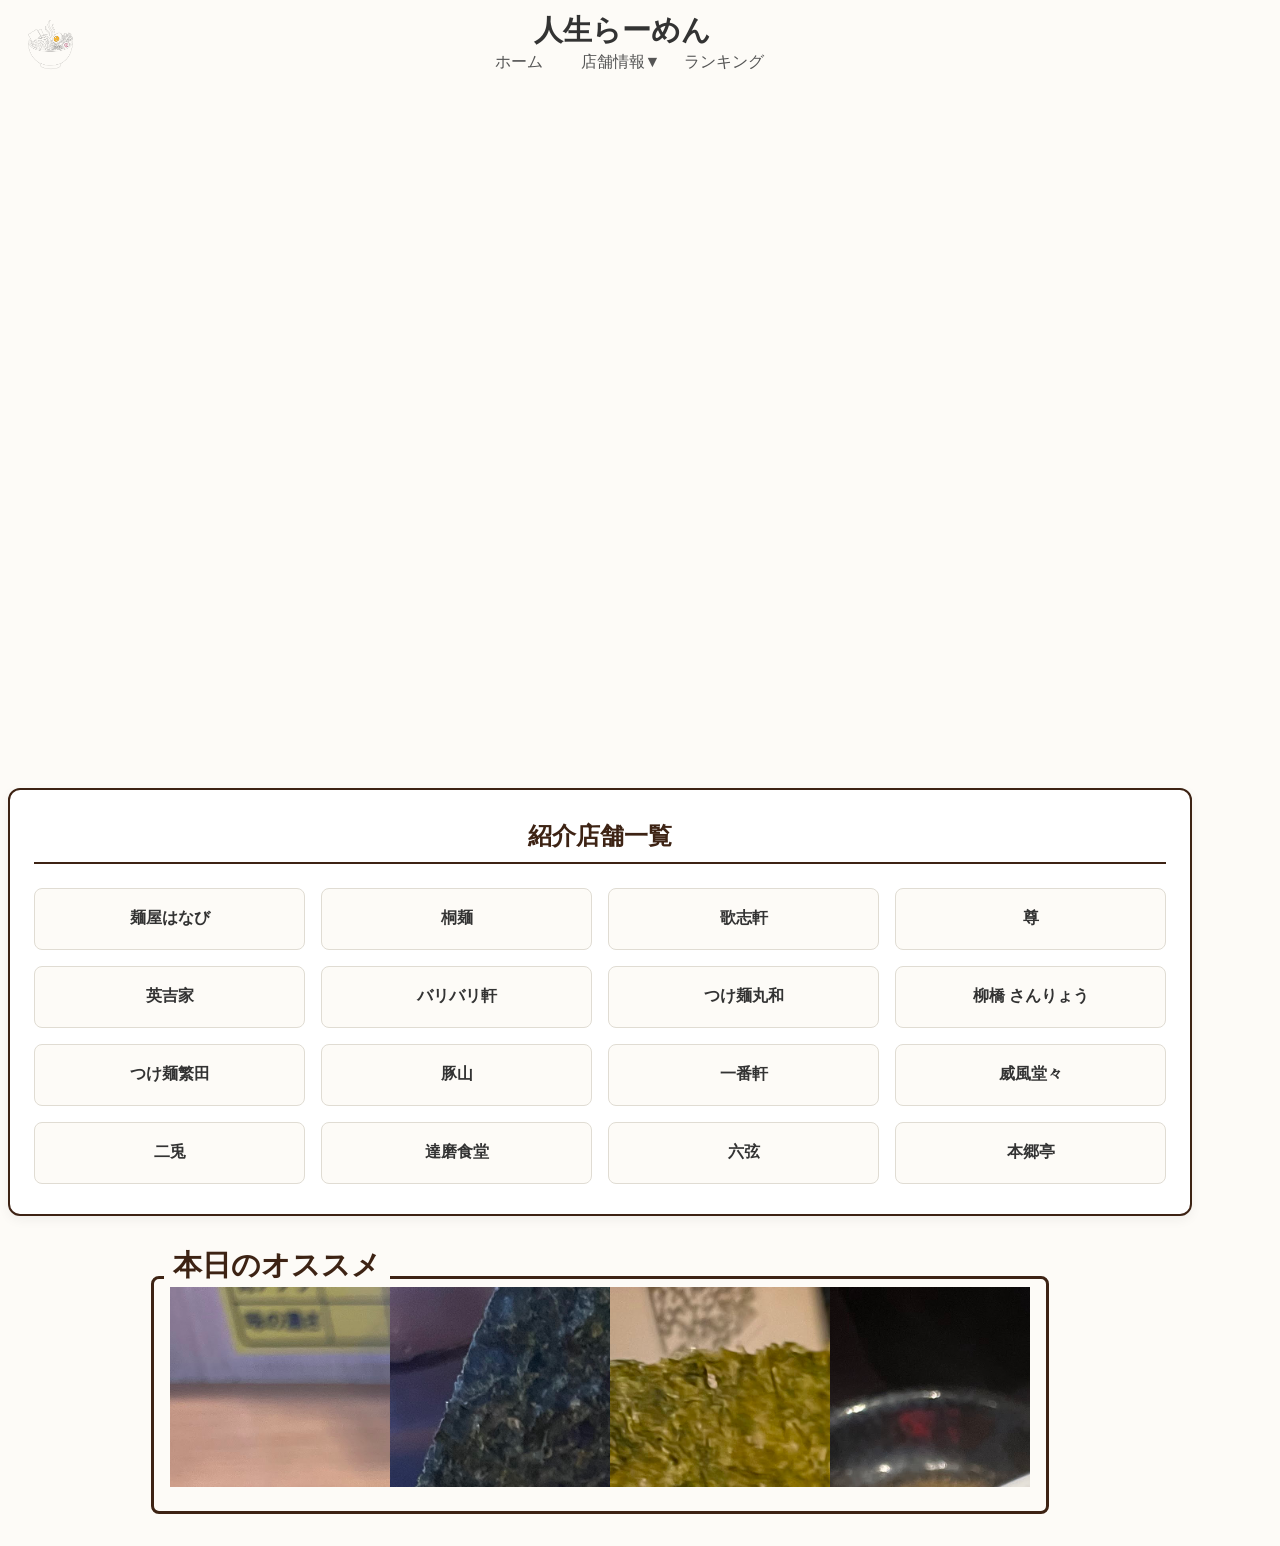
<file: index.html>
<!DOCTYPE html>
<html lang="en">

<head>
    <meta charset="UTF-8">
    <meta name="viewport" content="width=device-width, initial-scale=1.0">
    <title>人生らーめん</title>
    <link rel="stylesheet" href="css/style.css">
    <link rel="stylesheet" href="css/carousel_container.css">
    <link rel="stylesheet" href="css/top_float.css">
    <link rel="stylesheet" href="css/loading.css">
    <script src="javascript/top_float.js"></script>
    <link rel="shortcut　icon" href="images/ramenIcon.png">
    <script src="javascript/header.js" defer></script>
    <script src="javascript/loading.js" defer></script>
</head>

<body class="top">
    <div id="loading">
        <div class="loading-wrapper">
            <img src="images/ramenIcon.png" alt="Loading..." class="loading-logo">
        </div>
    </div>

    <a id="pagetop" aria-label="ページのトップへ">TOP</a>

    <ramen-header></ramen-header>

    <div class="hero_container">
        <div class="hero_image src1"></div>
        <div class="hero_image src2"></div>
        <div class="hero_image src3"></div>
        <div class="hero_image src4"></div>
        <div class="hero_image src5"></div>
    </div>

    <div class="store_container">
        <h2 class="store_title">紹介店舗一覧</h2>
        <ul class="store_grid">
            <li><a href="store_hanabi.html">麺屋はなび</a></li>
            <li><a href="#">桐麺</a></li>
            <li><a href="#">歌志軒</a></li>
            <li><a href="#">尊</a></li>
            <li><a href="#">英吉家</a></li>
            <li><a href="#">バリバリ軒</a></li>
            <li><a href="#">つけ麺丸和</a></li>
            <li><a href="#">柳橋 さんりょう</a></li>
            <li><a href="#">つけ麺繁田</a></li>
            <li><a href="#">豚山</a></li>
            <li><a href="#">一番軒</a></li>
            <li><a href="#">威風堂々</a></li>
            <li><a href="#">二兎</a></li>
            <li><a href="#">達磨食堂</a></li>
            <li><a href="#">六弦</a></li>
            <li><a href="#">本郷亭</a></li>
        </ul>
    </div>

    <main>
        <div class="reccomendation">
            <div class="reccomendation_txt">
                <h2>本日のオススメ</h2>
            </div>
            <div class="carousel_container">
                <ul class="carousel">
                    <li class="item"><img src="images/carousel/butayama.jpg" alt="images" /></li>
                    <li class="item">
                        <a href="store_hanabi.html">
                            <img src="images/carousel/hanabi.jpg" alt="images" />
                        </a>
                    </li>
                    <li class="item"><img src="images/carousel/ichibnaken.jpg" alt="images" /></li>
                    <li class="item"><img src="images/carousel/kajiken.jpg" alt="images" /></li>
                    <li class="item"><img src="images/carousel/kirimen.jpg" alt="images" /></li>
                    <li class="item"><img src="images/carousel/shigeta.jpg" alt="images" /></li>
                    <li class="item"><img src="images/carousel/ichiran.jpg" alt="images" /></li>
                    <li class="item"><img src="images/carousel/fuku.jpg" alt="images" /></li>
                </ul>
            </div>
        </div>
    </main>

    <footer>

    </footer>
</body>

</html>
</file>
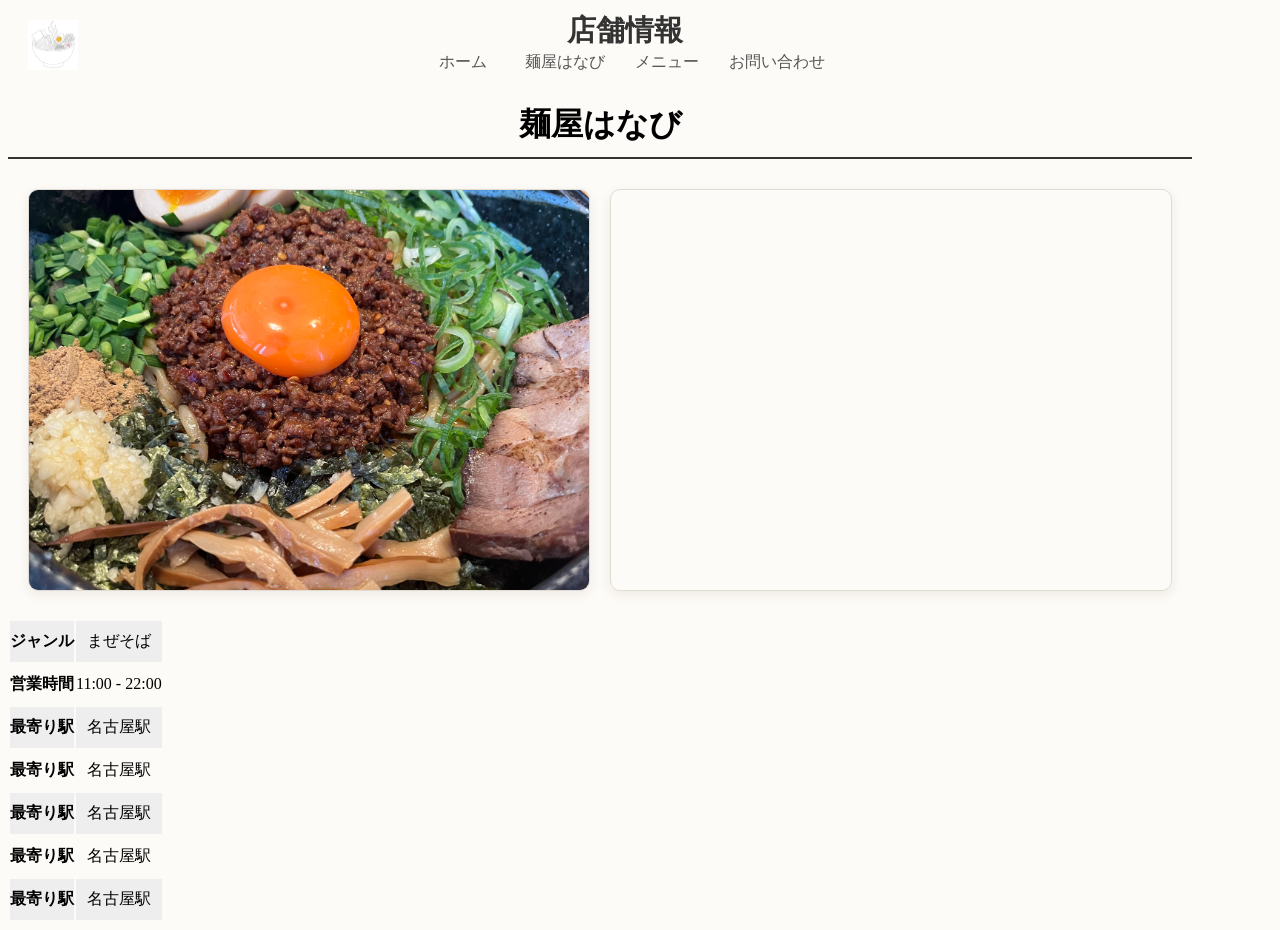
<file: hanabi.html>
<!DOCTYPE html>
<html lang="en">

<head>
    <meta charset="UTF-8">
    <meta name="viewport" content="width=device-width, initial-scale=1.0">
    <title>Document</title>
    <link rel="stylesheet" href="css/style.css">
    <link rel="stylesheet" href="css/store.css">
</head>

<body>
    <header class="header">

        <div class="ramen_icon_content">
            <div class="ramenIcon"><a href="index.html"><img src="images/ramenIcon.gif" alt=""></a></div>
        </div>

        <div class="header_right">

            <div class="title">店舗情報</div>

            <nav class="nav">
                <ul>
                    <li><a href="index.html">ホーム</a></li>
                    <li><a href="hanabi.html">麺屋はなび</a></li>
                    <li><a href="index.html">メニュー</a></li>
                    <li><a href="index.html">お問い合わせ</a></li>
                </ul>
            </nav>
        </div>
    </header>
    <h1>
        麺屋はなび
    </h1>

    <div class="information_container">
        <div class="information_container_left">
            <div class="information_img"><img src="images/carousel/hanabi.jpg" alt="images" /></div>
        </div>

        <iframe class="map hanabi" src="https://www.google.com/maps/embed?pb=!1m18!1m12!1m3!1d407.
        6762199764329!2d136.87851099864005!3d35.171338360338424!2m3!1f0!2f0!3f0!3m2!1i1024!2i768!4f13
        .1!3m3!1m2!1s0x600377bf5791d4a7%3A0xa58651ab7a6df7c!2z5Y-w5rm-44G-44Gc44Gd44GwIOOBr-OBquOBsyD
        lkI3pp4Xopb_lj6Plupc!5e0!3m2!1sja!2sjp!4v1787462476701!5m2!1sja!2sjp" width="600" height="450"
            style="border:0;" allowfullscreen="" loading="lazy"
            referrerpolicy="strict-origin-when-cross-origin"></iframe>
    </div>

    <table>
        <tr>
            <th>ジャンル</th>
            <td>まぜそば</td>
        </tr>
        <tr>
            <th>営業時間</th>
            <td>11:00 - 22:00</td>
        </tr>
        <tr>
            <th>最寄り駅</th>
            <td>名古屋駅</td>
        </tr>
        <tr>
            <th>最寄り駅</th>
            <td>名古屋駅</td>
        </tr>
        <tr>
            <th>最寄り駅</th>
            <td>名古屋駅</td>
        </tr>
        <tr>
            <th>最寄り駅</th>
            <td>名古屋駅</td>
        </tr>
        <tr>
            <th>最寄り駅</th>
            <td>名古屋駅</td>
        </tr>
    </table>
</body>

</html>
</file>
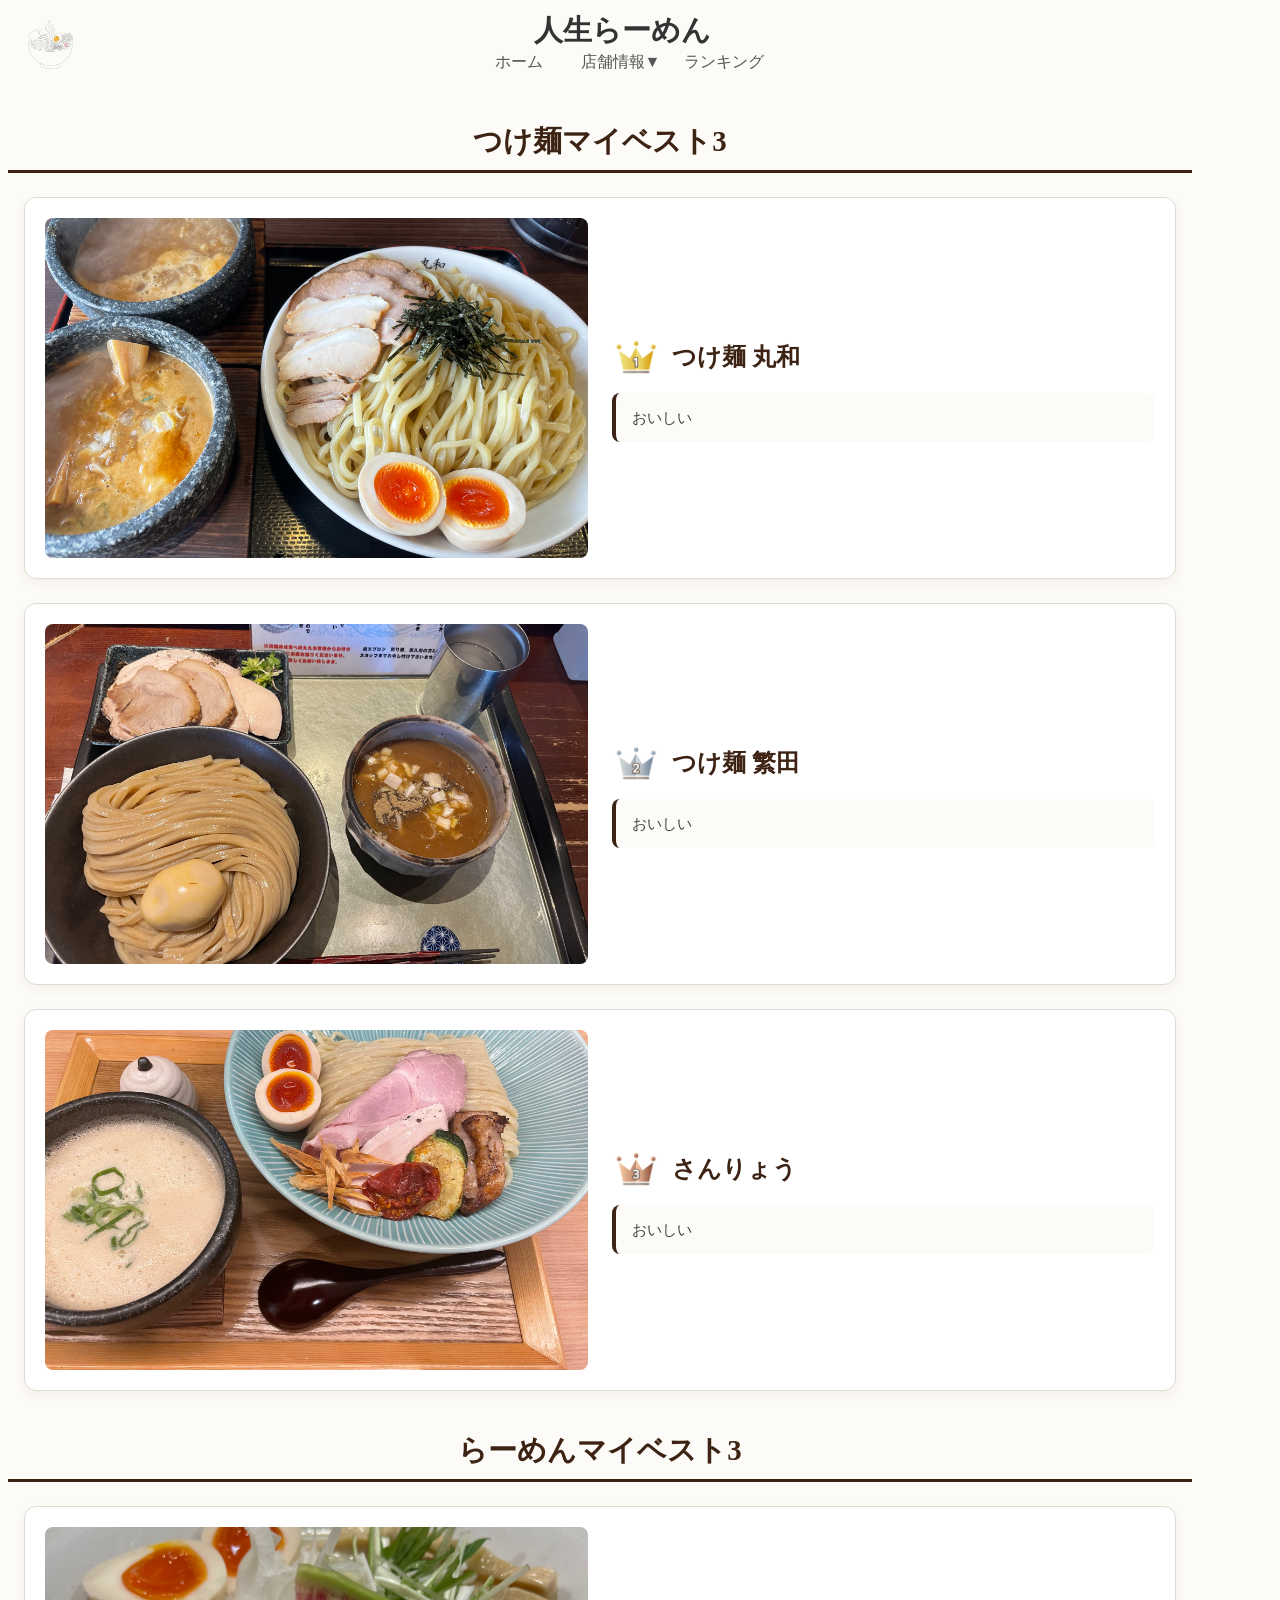
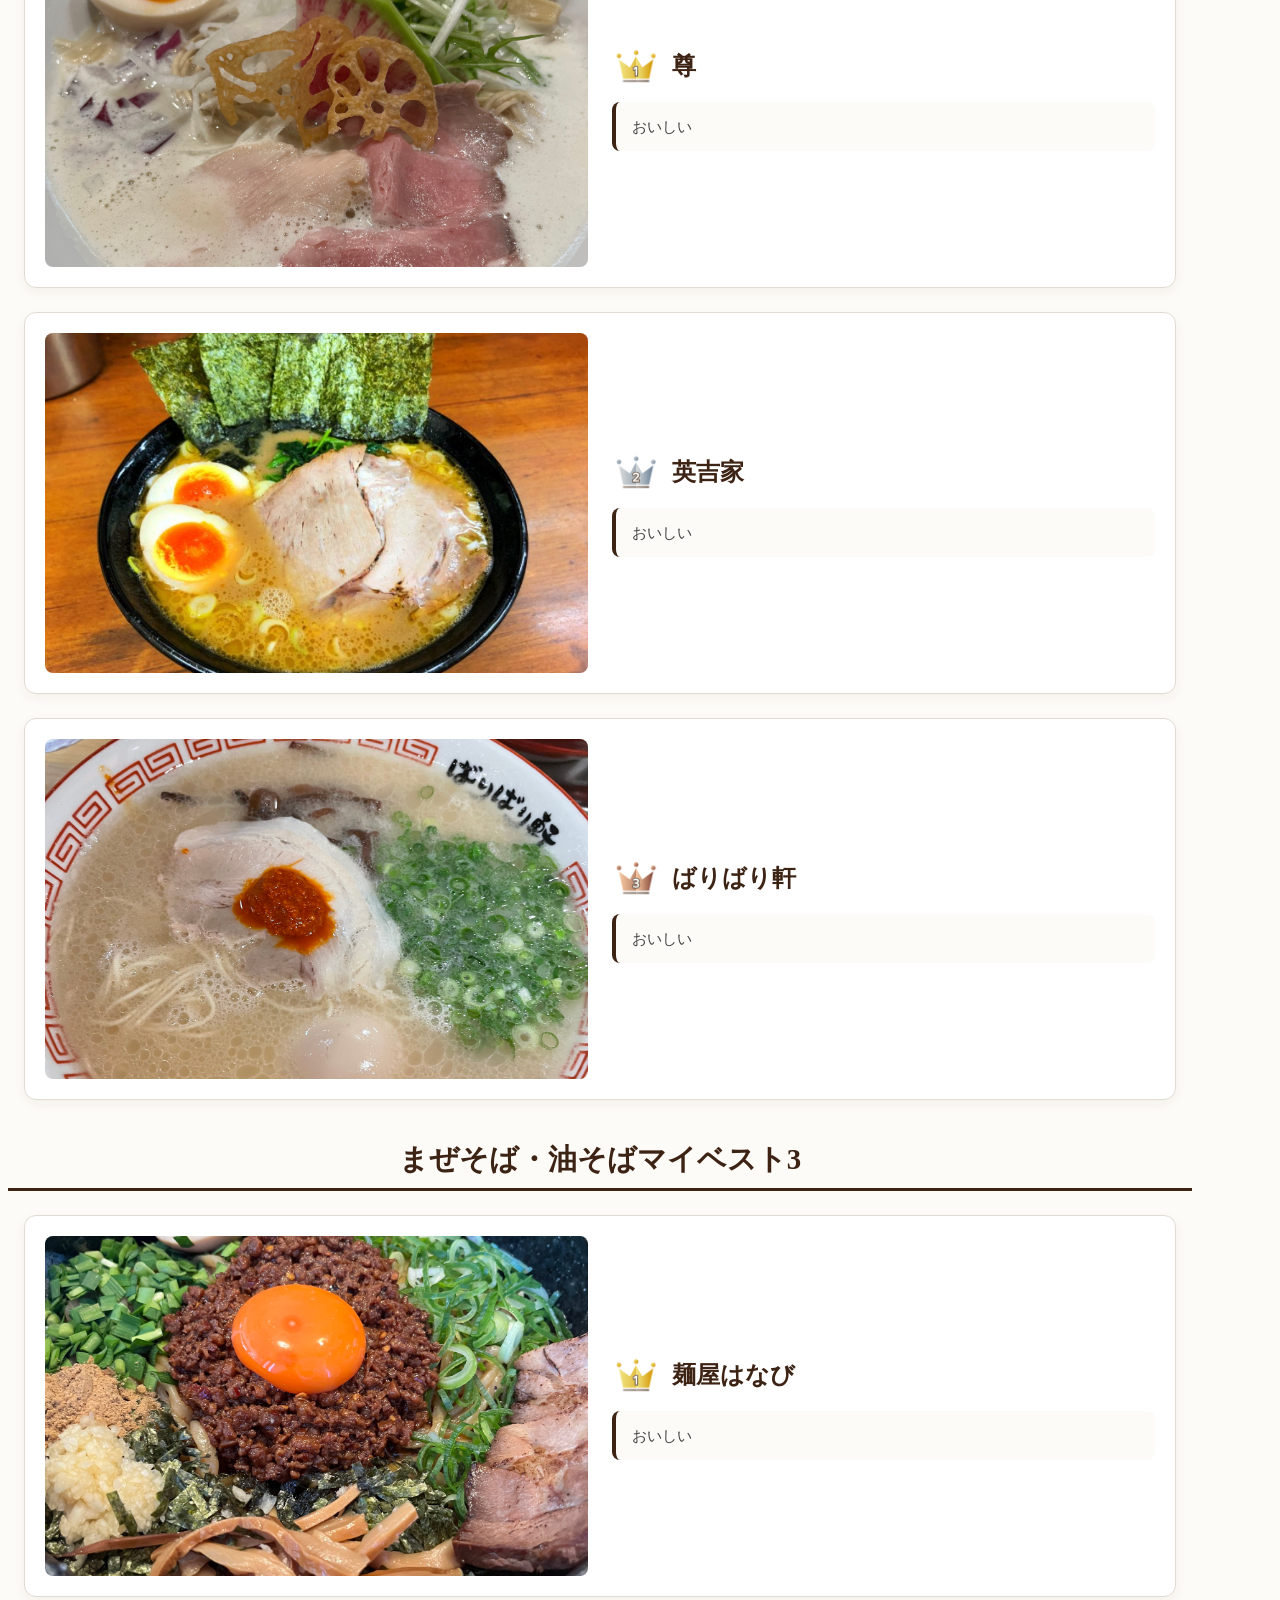
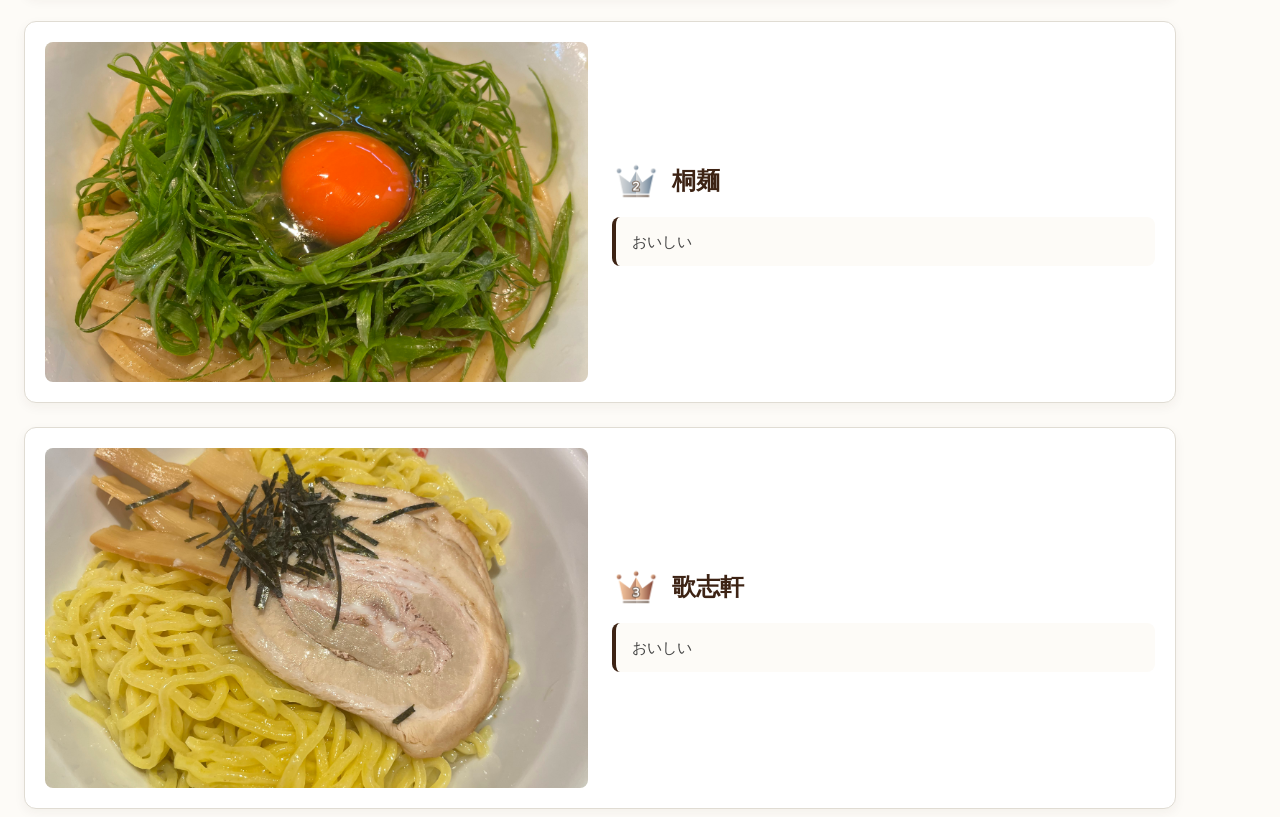
<file: rank.html>
<!DOCTYPE html>
<html lang="en">

<head>
    <meta charset="UTF-8">
    <meta name="viewport" content="width=device-width, initial-scale=1.0">
    <title>Document</title>
    <link rel="stylesheet" href="css/style.css">
    <link rel="stylesheet" href="css/top_float.css">
    <link rel="stylesheet" href="css/rank.css">
    <link rel="stylesheet" href="css/top_float.css">
    <script src="javascript/header.js" defer></script>
    <script src="javascript/top_float.js"></script>

</head>

<body>
    <a id="pagetop" aria-label="ページのトップへ">TOP</a>
    <ramen-header></ramen-header>

    <h2 class="menrank_title">つけ麺マイベスト3</h2>

    <div class="menrank_list">
        <div class="menrank_card">
            <div class="menrank_img">
                <img src="images/carousel/maruwa.jpg" alt="麺屋マルワ" />
            </div>
            <div class="menrank_info">
                <div class="menrank_header">
                    <img src="images/ranking_1.png" alt="1位" class="rank_icon" />
                    <h3 class="store_name">つけ麺 丸和</h3>
                </div>
                <p class="menrank_desc">
                    おいしい
                </p>
            </div>
        </div>

        <div class="menrank_card">
            <div class="menrank_img">
                <img src="images/carousel/shigeta.jpg" alt="つけ麺 しげた" />
            </div>
            <div class="menrank_info">
                <div class="menrank_header">
                    <img src="images/ranking_2.png" alt="2位" class="rank_icon" />
                    <h3 class="store_name">つけ麺 繁田</h3>
                </div>
                <p class="menrank_desc">
                    おいしい
                </p>
            </div>
        </div>

        <div class="menrank_card">
            <div class="menrank_img">
                <img src="images/carousel/sanryou_1.jpg" alt="三陵" />
            </div>
            <div class="menrank_info">
                <div class="menrank_header">
                    <img src="images/ranking_3.png" alt="3位" class="rank_icon" />
                    <h3 class="store_name">さんりょう</h3>
                </div>
                <p class="menrank_desc">
                    おいしい
                </p>
            </div>
        </div>
    </div>


    <h2 class="menrank_title">らーめんマイベスト3</h2>

    <div class="menrank_list">
        <div class="menrank_card">
            <div class="menrank_img">
                <img src="images/carousel/mikoto.jpg" alt="ra-men1" />
            </div>
            <div class="menrank_info">
                <div class="menrank_header">
                    <img src="images/ranking_1.png" alt="1位" class="rank_icon" />
                    <h3 class="store_name">尊</h3>
                </div>
                <p class="menrank_desc">
                    おいしい
                </p>
            </div>
        </div>

        <div class="menrank_card">
            <div class="menrank_img">
                <img src="images/carousel/hideyoshiya.jpg" alt="ra-men2" />
            </div>
            <div class="menrank_info">
                <div class="menrank_header">
                    <img src="images/ranking_2.png" alt="2位" class="rank_icon" />
                    <h3 class="store_name">英吉家</h3>
                </div>
                <p class="menrank_desc">
                    おいしい
                </p>
            </div>
        </div>

        <div class="menrank_card">
            <div class="menrank_img">
                <img src="images/carousel/baribari.jpg" alt="ra-men3" />
            </div>
            <div class="menrank_info">
                <div class="menrank_header">
                    <img src="images/ranking_3.png" alt="3位" class="rank_icon" />
                    <h3 class="store_name">ばりばり軒</h3>
                </div>
                <p class="menrank_desc">
                    おいしい
                </p>
            </div>
        </div>
    </div>


    <h2 class="menrank_title">まぜそば・油そばマイベスト3</h2>

    <div class="menrank_list">
        <div class="menrank_card">
            <div class="menrank_img">
                <img src="images/carousel/hanabi.jpg" alt="麺屋はなび" />
            </div>
            <div class="menrank_info">
                <div class="menrank_header">
                    <img src="images/ranking_1.png" alt="1位" class="rank_icon" />
                    <h3 class="store_name">麺屋はなび</h3>
                </div>
                <p class="menrank_desc">
                    おいしい
                </p>
            </div>
        </div>

        <div class="menrank_card">
            <div class="menrank_img">
                <img src="images/carousel/kirimen.jpg" alt="桐麺" />
            </div>
            <div class="menrank_info">
                <div class="menrank_header">
                    <img src="images/ranking_2.png" alt="2位" class="rank_icon" />
                    <h3 class="store_name">桐麺</h3>
                </div>
                <p class="menrank_desc">
                    おいしい
                </p>
            </div>
        </div>

        <div class="menrank_card">
            <div class="menrank_img">
                <img src="images/carousel/kajiken.jpg" alt="歌志軒" />
            </div>
            <div class="menrank_info">
                <div class="menrank_header">
                    <img src="images/ranking_3.png" alt="3位" class="rank_icon" />
                    <h3 class="store_name">歌志軒</h3>
                </div>
                <p class="menrank_desc">
                    おいしい
                </p>
            </div>
        </div>
    </div>

</body>

</html>
</file>
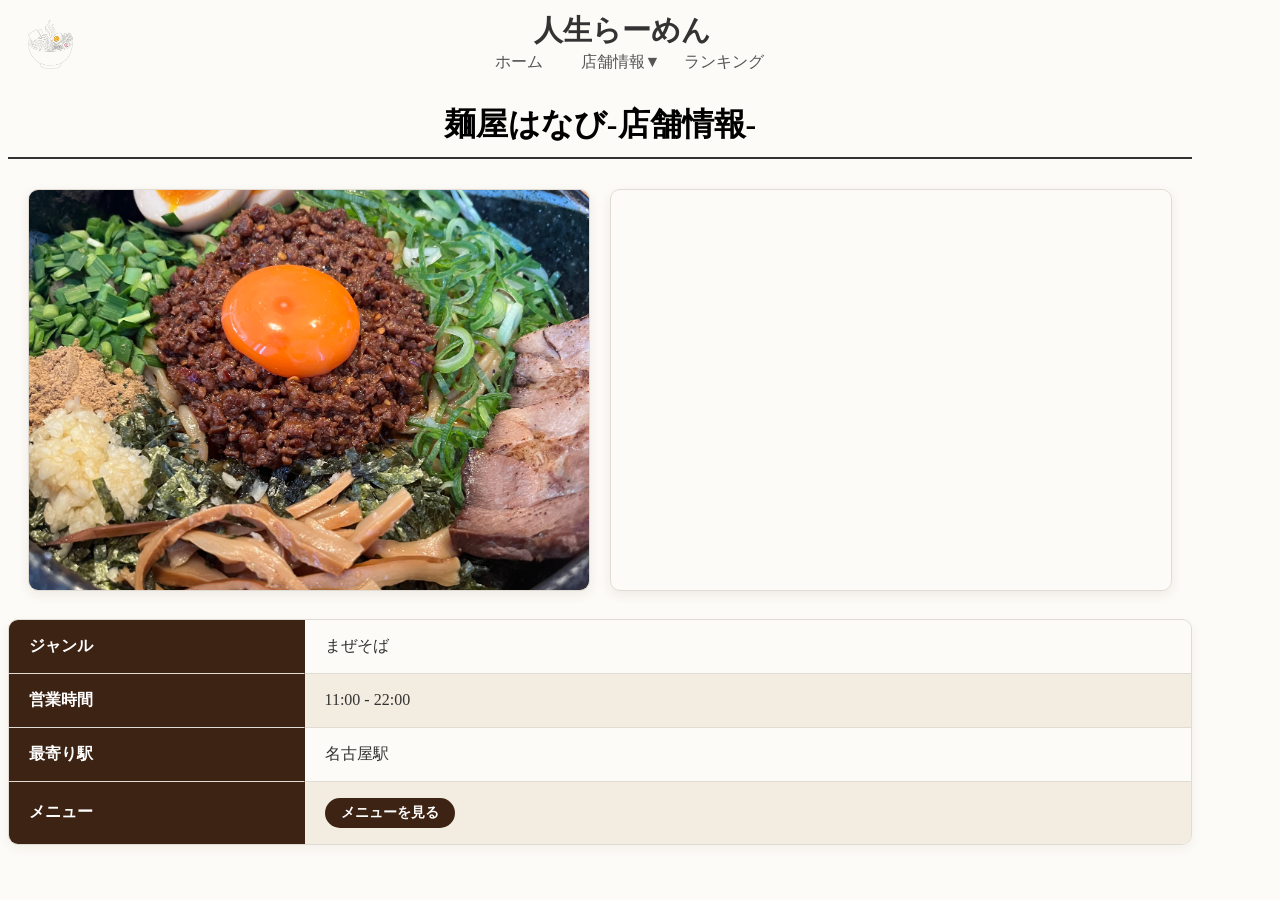
<file: store_hanabi.html>
<!DOCTYPE html>
<html lang="en">

<head>
    <meta charset="UTF-8">
    <meta name="viewport" content="width=device-width, initial-scale=1.0">
    <title>Document</title>
    <link rel="stylesheet" href="css/style.css">
    <link rel="stylesheet" href="css/store.css">
    <link rel="stylesheet" href="css/top_float.css">
    <script src="javascript/header.js" defer></script>
    <script src="javascript/top_float.js"></script>
</head>

<body>
    <a id="pagetop" aria-label="ページのトップへ">TOP</a>
    <ramen-header></ramen-header>

    <h1>
        麺屋はなび-店舗情報-
    </h1>

    <div class="information_container">
        <div class="information_container_left">
            <div class="information_img"><img src="images/carousel/hanabi.jpg" alt="images" /></div>
        </div>

        <iframe class="map hanabi" src="https://www.google.com/maps/embed?pb=!1m18!1m12!1m3!1d407.
        6762199764329!2d136.87851099864005!3d35.171338360338424!2m3!1f0!2f0!3f0!3m2!1i1024!2i768!4f13
        .1!3m3!1m2!1s0x600377bf5791d4a7%3A0xa58651ab7a6df7c!2z5Y-w5rm-44G-44Gc44Gd44GwIOOBr-OBquOBsyD
        lkI3pp4Xopb_lj6Plupc!5e0!3m2!1sja!2sjp!4v1787462476701!5m2!1sja!2sjp" width="600" height="450"
            style="border:0;" allowfullscreen="" loading="lazy"
            referrerpolicy="strict-origin-when-cross-origin"></iframe>
    </div>

    <table class="store_table">
        <tr>
            <th>ジャンル</th>
            <td>まぜそば</td>
        </tr>
        <tr>
            <th>営業時間</th>
            <td>11:00 - 22:00</td>
        </tr>
        <tr>
            <th>最寄り駅</th>
            <td>名古屋駅</td>
        </tr>
        <tr>
            <th>メニュー</th>
            <td><a href="menu_hanabi.html" class="btn_menu">メニューを見る</a></td>
        </tr>
    </table>
</body>

</html>
</file>
<file: css/style.css>
* {
    max-width: 1200px;
}

html {
    box-sizing: border-box;
}

body {
    background-color: #FDFBF7;
    ;
}


.header {
    display: flex;
    justify-content: flex-start;
    align-items: center;
    padding: 5px 20px;
    position: sticky;
    top: 0;
    z-index: 1000;
    background-color: #FDFBF7;
}

.header_right {
    flex-grow: 1;
    display: flex;
    flex-direction: column;
    justify-content: space-between;
}

.title {
    font-size: 1.8rem;
    font-weight: bold;
    color: #333;
    text-align: center;
    line-height: 1.2;
}

nav ul {
    display: flex;
    justify-content: center;
    margin: 0;
    padding: 0;
    list-style: none;
}

nav>ul>li {
    position: relative;
    min-width: 100px;
}

nav a {
    display: block;
    padding: 4px 12px;
    text-decoration: none;
    color: #555;
    text-align: center;
}

nav>ul>li.current>a,
nav>ul>li:hover>a {
    color: #3D2314;
    border-bottom: 3px solid #3D2314;
}

.dropdown {
    display: none;
    position: absolute;
    top: 100%;
    left: 50%;
    transform: translateX(-50%);
    width: 520px;
    background-color: #FDFBF7;
    border: 2px solid #3D2314;
    border-radius: 10px;
    box-shadow: 0 6px 16px rgba(0, 0, 0, 0.15);
    padding: 12px;
    margin: 0;
    list-style: none;
    z-index: 1001;

    grid-template-columns: repeat(4, 1fr);
    gap: 8px;
}

nav>ul>li:hover .dropdown {
    display: grid;
    border-bottom: none;
}

.dropdown li {
    width: 100%;
    border-bottom: 1px solid #eee;
}

.dropdown a {
    display: flex;
    justify-content: center;
    align-items: center;
    height: 40px;
    padding: 0 4px;
    font-size: 0.85rem;
    font-weight: bold;
    color: #333;
    background-color: #ffffff;
    border: 1px solid #E0DCD3;
    border-radius: 6px;
    text-align: center;
    text-decoration: none;
    white-space: nowrap;
    transition: all 0.2s ease;
}

.dropdown a:hover {
    background-color: #3D2314;
    color: #ffffff;
    border-color: #3D2314;
}

nav>ul>li:hover .dropdown {
    display: grid;
}

.ramenIcon img {
    height: 50px;
    width: auto;
    display: block;
}

.hero_container {
    width: 100%;
    aspect-ratio: 16 / 9;
    position: relative;
    overflow: hidden;
}

.src1 {
    background-image: url(../images/carousel/butayama.jpg);
}

.src2 {
    background-image: url(../images/carousel/hanabi.jpg);
}

.src3 {
    background-image: url(../images/carousel/ichibnaken.jpg);
}

.src4 {
    background-image: url(../images/carousel/kajiken.jpg);
}

.src5 {
    background-image: url(../images/carousel/kirimen.jpg);
}

@keyframes image-switch-animation {
    0% {
        opacity: 0;
    }

    5% {
        opacity: 1;
    }

    25% {
        opacity: 1;
    }

    30% {
        opacity: 0;
    }

    100% {
        opacity: 0;
    }
}

.hero_image:nth-of-type(1) {
    animation-delay: 0s;
}

.hero_image:nth-of-type(2) {
    animation-delay: 4s;
}

.hero_image:nth-of-type(3) {
    animation-delay: 8s;
}

.hero_image:nth-of-type(4) {
    animation-delay: 12s;
}

.hero_image:nth-of-type(5) {
    animation-delay: 16s;
}

.hero_image {
    position: absolute;
    top: 0;
    left: 0;
    bottom: 0;
    right: 0;
    opacity: 0;
    background-size: cover;
    background-position: center center;

    animation: image-switch-animation 25s infinite;
}

.dummy_scroll {
    width: 100%;
    height: 5000px;
}

.store_container {
    background-color: #ffffff;
    border: 2px solid #3D2314;
    border-radius: 12px;
    padding: 30px 24px;
    margin: 40px auto;
    box-shadow: 0 4px 12px rgba(0, 0, 0, 0.05);
}

.store_title {
    font-size: 1.5rem;
    color: #3D2314;
    text-align: center;
    margin-top: 0;
    margin-bottom: 24px;
    padding-bottom: 10px;
    border-bottom: 2px solid #3D2314;
}

.store_grid {
    display: grid;
    grid-template-columns: repeat(4, 1fr);
    gap: 16px;
    list-style: none;
    padding: 0;
    margin: 0;
}

.store_grid li a {
    display: flex;
    justify-content: center;
    align-items: center;
    height: 60px;
    background-color: #FDFBF7;
    border: 1px solid #E0DCD3;
    border-radius: 8px;
    color: #333;
    font-weight: bold;
    text-decoration: none;
    transition: all 0.2s ease;
    text-align: center;
    padding: 0 10px;
}


.store_grid li a:hover {
    background-color: #3D2314;
    color: #ffffff;
    border-color: #3D2314;
    transform: translateY(-2px);
    box-shadow: 0 4px 8px rgba(0, 0, 0, 0.15);
}


@media (max-width: 768px) {
    .store_grid {
        grid-template-columns: repeat(2, 1fr);
    }
}
</file>
<file: css/carousel_container.css>
.carousel_container {
    width: 100%;
    max-width: 100%;
    position: relative;
    display: grid;
    grid-template-areas: "item item item" "left markers right";
    grid-template-columns: 1fr 2fr 1fr;
    row-gap: 16px;
    margin: 0 auto;
}

.carousel {
    list-style: none;
    margin: 0;
    padding: 0;
    width: 100%;
    display: grid;
    grid-auto-flow: column;
    grid-area: item;
    gap: var(--gap);
    overflow-x: auto;
    scroll-snap-type: x mandatory;
    scroll-behavior: smooth;
    scroll-marker-group: after;
    scrollbar-width: none;


    &::scroll-button(*) {
        width: 50px;
        height: 50px;
        border-radius: 50%;
        border: none;
        background-color: #fff;
        padding: 0;
        color: #B94047;
        border: 1px solid #B94047;
        transition: background-color 0.2s, color 0.2s;
    }

    @media (any-hover: hover) {
        &::scroll-button(*):not(:disabled):hover {
            background-color: #B94047;
            color: #fff;
            cursor: pointer;
        }
    }

    &::scroll-button(*):disabled {
        color: darkgray;
        border: 1px solid lightgray;
    }

    &::scroll-button(left) {
        content: "◀" / "前へ";
        grid-area: left;
        justify-self: end;
    }

    &::scroll-button(right) {
        content: "▶" / "次へ";
        grid-area: right;
    }

    &::scroll-marker-group {
        display: flex;
        justify-content: center;
        gap: 16px;
        grid-area: markers;
        align-items: center;
        scroll-snap-type: x mandatory;
        overscroll-behavior-x: contain;
    }
}

.carousel .item {
    width: var(--item-width);
    min-width: var(--item-width);
    height: var(--item-height);
    scroll-snap-align: start;
    scroll-snap-stop: always;

    &::scroll-marker {
        content: "";
        display: block;
        width: 16px;
        height: 16px;
        background-color: lightgray;
        border-radius: 50%;
        transition: background-color 0.2s;
        flex-shrink: 0;
    }

    &:nth-last-child(-n + 3)::scroll-marker {
        display: none;
    }



    &::scroll-marker:target-current {
        background-color: #B94047;
    }

    img {
        display: block;
        width: 100%;
        height: 100%;
        object-fit: cover;
        border-radius: 10px;
    }
}

.reccomendation {
    --item-width: 200px;
    --item-height: 200px;
    --gap: 20px;

    position: relative;
    width: calc(var(--item-width) * 4 + var(--gap) * 3 + 2em + 6px);
    max-width: 100%;
    margin: 60px auto 2rem;
    padding: 0.5em 1em;
    border: solid 3px #3D2314;
    border-radius: 8px;
    box-sizing: border-box;
}

.reccomendation .reccomendation_txt {
    position: absolute;
    display: inline-block;
    top: -50px;
    left: 10px;
    padding: 0 9px;
    line-height: 1;
    font-size: 19px;
    color: #3D2314;
    font-weight: bold;
    background-color: #FDFBF7;
}

@media (width < 600px) {
    .reccomendation {
        --item-width: 140px;
        --item-height: 140px;
        --gap: 10px;

        width: calc(var(--item-width) * 2 + var(--gap) * 1 + 2em + 6px);
    }

    .carousel_container {
        grid-template-columns: 1fr 3fr 1fr;
    }

    .carousel .item {
        &:nth-last-child(-n + 3)::scroll-marker {
            display: block;
        }

        &:nth-last-child(-n + 1)::scroll-marker {
            display: none;
        }
    }
}
</file>
<file: css/top_float.css>
html {
    scroll-behavior: smooth;
}

#pagetop {
    position: fixed;
    bottom: 20px;
    right: 20px;
    z-index: 5500;

    width: 60px;
    height: 60px;
    border-radius: 50%;

    display: flex;
    flex-direction: column;
    justify-content: center;
    align-items: center;

    background: #ab101b;
    color: #fff;
    font-size: 11px; 
    line-height: 1.2;
    text-align: center;
    text-decoration: none;

    opacity: 0;
    pointer-events: none;
    transition: opacity .3s ease;
}

#pagetop.visible {
    opacity: 0.9;
    pointer-events: auto;
}

#pagetop.visible:hover {
    opacity: 0.5;
}
</file>
<file: css/loading.css>
#loading {
    position: fixed;
    top: 0;
    left: 0;
    width: 100%;
    height: 100vh;
    background-color: #ffffff;
    display: flex;
    justify-content: center;
    align-items: center;
    z-index: 9999;
    transition: opacity 0.6s ease, visibility 0.6s ease;
}

#loading.loaded {
    opacity: 0;
    visibility: hidden;
}

.loading-wrapper {
    animation: bounce 2s cubic-bezier(0.45, 0, 0.55, 1) infinite;
}

.loading-logo {
    width: 500px;
    height: auto;
    animation: spin 2s linear infinite;
}

@keyframes bounce {

    0%,
    100% {
        transform: translateY(0);
    }

    50% {
        transform: translateY(100px);
    }
}

@keyframes spin {
    0% {
        transform: rotate(0deg);
    }

    100% {
        transform: rotate(360deg);
    }
}
</file>
<file: css/store.css>
table th,
table td {
    padding: 10px 0;
    text-align: center;
}

table tr:nth-child(odd) {
    background-color: #eee
}

.information_container {
    display: flex;
    gap: 20px;

    width: 100%;
    max-width: 1200px;
    height: 400px;
    margin: 30px auto;
    padding: 0 20px;
    box-sizing: border-box;
}

.information_container_left {
    flex: 1;
    height: 100%;
    border-radius: 10px;
    overflow: hidden;
    box-shadow: 0 4px 12px rgba(61, 35, 20, 0.08);
    border: 1px solid #E0DCD3;
}

.information_img {
    width: 100%;
    height: 100%;
}

.information_img img {
    width: 100%;
    height: 100%;
    object-fit: cover;
    display: block;
}

/* 右側：Googleマップ */
.information_container iframe {
    flex: 1;
    width: 100%;
    height: 100%;
    border-radius: 10px;
    box-shadow: 0 4px 12px rgba(61, 35, 20, 0.08);
    border: 1px solid #E0DCD3 !important;
}

/* スマホ・タブレット表示（768px以下で縦並びにする設定） */
@media (max-width: 768px) {
    .information_container {
        flex-direction: column;
        height: auto;
        /* 高さの固定を解除 */
    }

    .information_container_left,
    .information_container iframe {
        width: 100%;
        height: 250px;
        /* スマホ時のそれぞれの高さ */
    }
}

.store_table {
    width: 100%;
    max-width: 1200px;
    margin: 30px auto;
    border-collapse: separate;
    border-spacing: 0;
    border: 1px solid #E0DCD3;
    border-radius: 10px;
    overflow: hidden;
    box-shadow: 0 4px 12px rgba(61, 35, 20, 0.05);
}

.store_table th,
.store_table td {
    padding: 16px 20px;
    text-align: left;
    border-bottom: 1px solid #E0DCD3;
}

.store_table tr:last-child th,
.store_table tr:last-child td {
    border-bottom: none;
}

.store_table th {
    width: 25%;
    background-color: #3D2314;
    color: #ffffff;
    font-weight: bold;
    white-space: nowrap;
    border-right: 1px solid #3D2314;
}

.store_table tr:nth-child(odd) td {
    background-color: #FDFBF7;
    color: #333333;
}

.store_table tr:nth-child(even) td {
    background-color: #F3ECE1;
    color: #333333;
}

.store_table .btn_menu {
    display: inline-block;
    padding: 6px 16px;
    background-color: #3D2314;
    color: #ffffff;
    border-radius: 20px;
    text-decoration: none;
    font-size: 0.85rem;
    font-weight: bold;
    transition: all 0.2s ease;
}

.store_table .btn_menu:hover {
    background-color: #5c351f;
    transform: translateY(-1px);
    box-shadow: 0 2px 6px rgba(0, 0, 0, 0.15);
}

h1 {
    text-align: center;
    margin-bottom: 30px;
    font-size: 2rem;
    border-bottom: 2px solid #333;
    padding-bottom: 10px;
}
</file>
<file: css/rank.css>
/* タイトル装飾 */
.menrank_title {
    font-size: 1.8rem;
    color: #3D2314;
    text-align: center;
    margin: 40px auto 24px;
    padding-bottom: 8px;
    border-bottom: 3px solid #3D2314;
    max-width: 1200px;
}

/* ランキング全体のコンテナ */
.menrank_list {
    max-width: 1200px;
    margin: 0 auto;
    padding: 0 16px;
    display: flex;
    flex-direction: column;
    gap: 24px;
}

/* 各店舗カード（2カラムレイアウト） */
.menrank_card {
    display: flex;
    align-items: stretch;
    background-color: #ffffff;
    border: 1px solid #E0DCD3;
    border-radius: 12px;
    padding: 20px;
    box-shadow: 0 4px 12px rgba(61, 35, 20, 0.05);
    gap: 24px;
}

/* 左側：ラーメン画像（幅50%へ変更） */
.menrank_img {
    flex: 1;
    width: 50%;
    height: 340px;
    /* 横幅拡張に合わせて高さを200px→260pxへ調整 */
    border-radius: 8px;
    overflow: hidden;
}

.menrank_img img {
    width: 100%;
    height: 100%;
    object-fit: cover;
}

/* 右側：店舗情報全体（幅50%へ変更） */
.menrank_info {
    flex: 1;
    width: 50%;
    display: flex;
    flex-direction: column;
    justify-content: center;
}

/* 右上：順位アイコン ＋ 店名 */
.menrank_header {
    display: flex;
    align-items: center;
    gap: 12px;
    margin-bottom: 12px;
}

.rank_icon {
    height: 48px;
    /* 順位画像のサイズ調整 */
    width: auto;
    object-fit: contain;
}

.store_name {
    font-size: 1.5rem;
    color: #3D2314;
    margin: 0;
    font-weight: bold;
}

/* 右下：おいしい文 */
.menrank_desc {
    color: #444444;
    font-size: 0.95rem;
    line-height: 1.7;
    margin: 0;
    background-color: #FDFBF7;
    /* 内側にうっすら背景色 */
    padding: 12px 16px;
    border-radius: 8px;
    border-left: 4px solid #3D2314;
    /* ワンポイントの左線 */
}

.menrank_img img[src*="mikoto.jpg"],
.menrank_img img[src*="baribari.jpg"] {
    object-position: center 35%;
    /* 数値を変更すると上下の位置が動きます */
}

@media (max-width: 768px) {
    .menrank_card {
        flex-direction: column;
        align-items: stretch;
    }

    .menrank_img,
    .menrank_info {
        width: 100%;
        /* スマホでは全幅に戻す */
    }

    .menrank_img {
        flex: none;
        height: 200px;
    }
}
</file>
